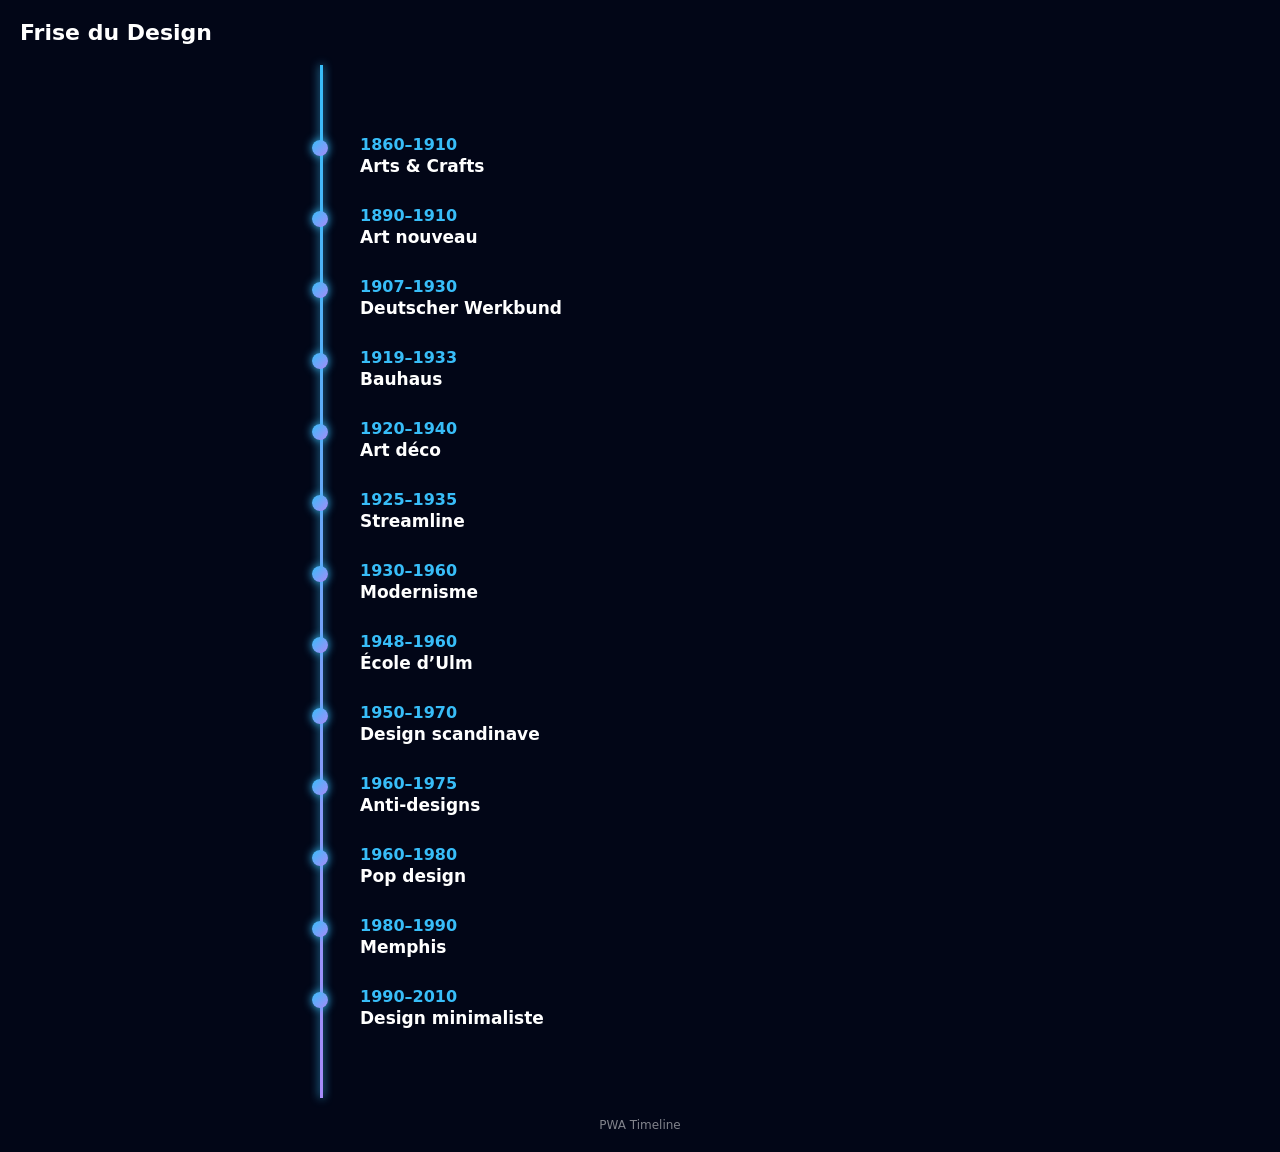
<file: index.html>
<!DOCTYPE html>
<html lang="fr">
<head>
    <meta charset="UTF-8">
    <meta name="viewport" content="width=device-width, initial-scale=1">
    <title>Timeline PWA</title>

    <link rel="manifest" href="manifest.json">
    <link rel="stylesheet" href="style.css">
    <meta name="theme-color" content="#020617" />

</head>
<body>

    <header>
        <h1>Frise du Design</h1>
    </header>

    <div class="timeline" id="timeline"></div>

    <footer>PWA Timeline</footer>

    <script src="index.js"></script>

</body>
</html>
</file>
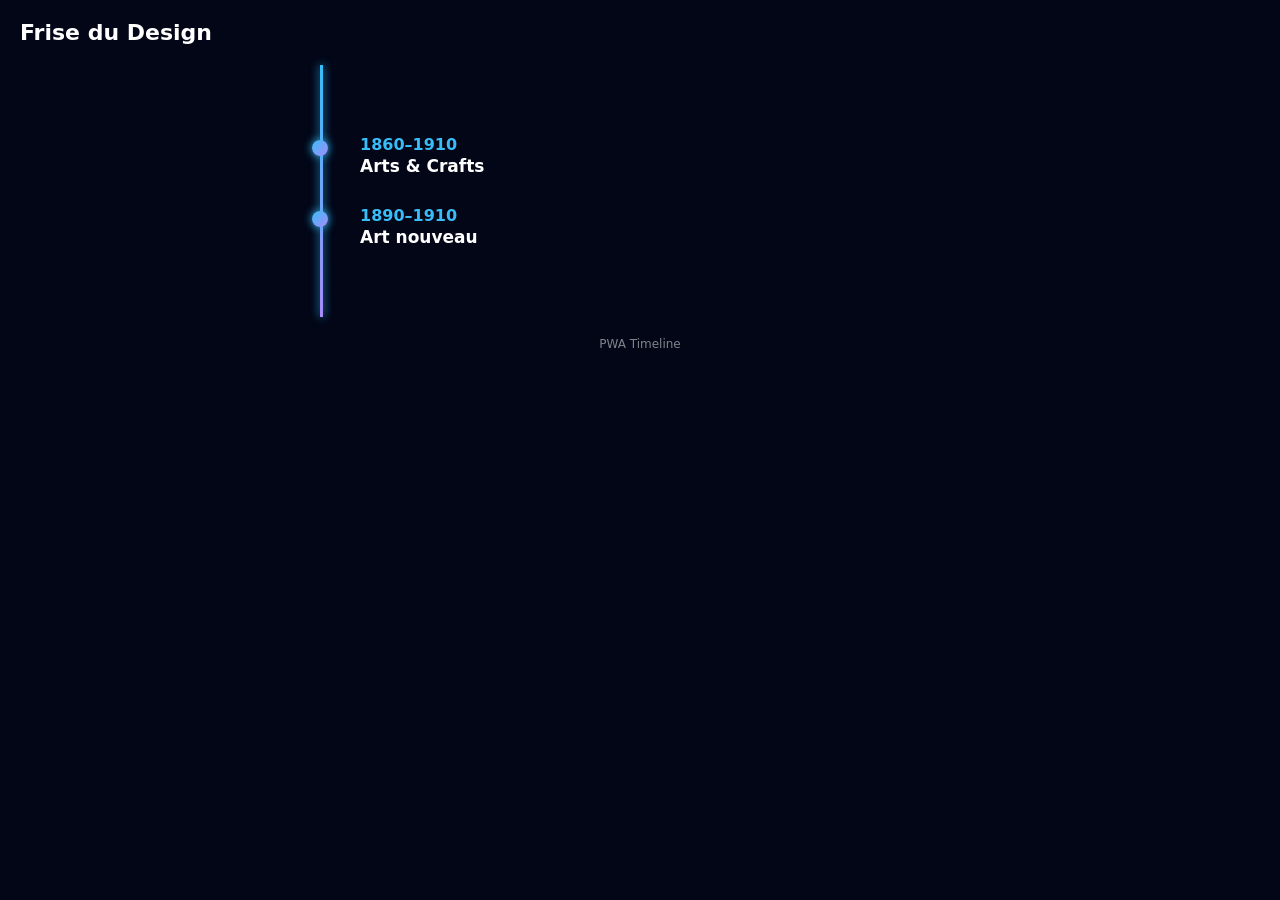
<file: Script/index.html>
<!DOCTYPE html>
<html lang="fr">
<head>
    <meta charset="UTF-8">
    <meta name="viewport" content="width=device-width, initial-scale=1">
    <title>Timeline PWA</title>

    <link rel="manifest" href="../manifest.json">
    <link rel="stylesheet" href="./style.css">
    <meta name="theme-color" content="#020617" />

</head>
<body>

    <header>
        <h1>Frise du Design</h1>
    </header>

    <div class="timeline" id="timeline"></div>

    <footer>PWA Timeline</footer>

    <script src="./index.js"></script>

</body>
</html>
</file>
<file: style.css>
*{
    box-sizing:border-box
}

body{
    margin:0;
    font-family:system-ui,-apple-system,Segoe UI,Roboto;
    background:#020617;
    color:white;
}

header{
    padding:20px
}
h1{
    margin:0;
    font-size:22px
}

.timeline{
    position:relative;
    max-width:700px;
    margin:auto;
    padding:40px 0;
}

.timeline::before{
    content:"";
    position:absolute;
    left:30px;
    top:0;
    bottom:0;
    width:3px;
    background:linear-gradient(#38bdf8,#a78bfa);
    box-shadow:0 0 10px #38bdf8;
}

.event{
    position:relative;
    margin:30px 0;
    padding-left:70px;
    cursor:pointer;
}

.node{
    position:absolute;
    left:22px;
    top:5px;
    width:16px;
    height:16px;
    border-radius:50%;
    background:linear-gradient(135deg,#38bdf8,#a78bfa);
    box-shadow:0 0 10px #38bdf8;
}

.period{
    font-weight:700;
    font-size:16px;
    color:#38bdf8;
}

.title{
    font-size:17px;
    margin-top:2px;
    font-weight:600;
}

.content{
    margin-top:12px;
    background:#1e293b;
    border-radius:14px;
    padding:18px;
    display:none;
    line-height:1.6;
    font-size:14px;
}

/* Styled content */
.content h3{
    margin:18px 0 8px 0;
    font-size:15px;
    color:#a78bfa;
}

.content p{
    margin:8px 0;
    opacity:.9;
}

.content ul{
    padding-left:18px;
    margin:8px 0;
}

.content li{
    margin:6px 0;
}

.content .block{
    margin-top:12px;
    padding-top:10px;
    border-top:1px solid rgba(255,255,255,0.08);
}

.event.open .content{
    display:block;
    animation:fade .25s ease;
}

@keyframes fade{
    from {
        opacity:0;
        transform:translateY(-5px)
    }
    to {
        opacity:1;
        transform:translateY(0)
    }
}

footer{
    text-align:center;
    padding:20px;
    font-size:12px;
    opacity:.5;
}
</file>
<file: Script/style.css>
*{
    box-sizing:border-box
}

body{
    margin:0;
    font-family:system-ui,-apple-system,Segoe UI,Roboto;
    background:#020617;
    color:white;
}

header{
    padding:20px
}
h1{
    margin:0;
    font-size:22px
}

.timeline{
    position:relative;
    max-width:700px;
    margin:auto;
    padding:40px 0;
}

.timeline::before{
    content:"";
    position:absolute;
    left:30px;
    top:0;
    bottom:0;
    width:3px;
    background:linear-gradient(#38bdf8,#a78bfa);
    box-shadow:0 0 10px #38bdf8;
}

.event{
    position:relative;
    margin:30px 0;
    padding-left:70px;
    cursor:pointer;
}

.node{
    position:absolute;
    left:22px;
    top:5px;
    width:16px;
    height:16px;
    border-radius:50%;
    background:linear-gradient(135deg,#38bdf8,#a78bfa);
    box-shadow:0 0 10px #38bdf8;
}

.period{
    font-weight:700;
    font-size:16px;
    color:#38bdf8;
}

.title{
    font-size:17px;
    margin-top:2px;
    font-weight:600;
}

.content{
    margin-top:12px;
    background:#1e293b;
    border-radius:14px;
    padding:18px;
    display:none;
    line-height:1.6;
    font-size:14px;
}

/* Styled content */
.content h3{
    margin:18px 0 8px 0;
    font-size:15px;
    color:#a78bfa;
}

.content p{
    margin:8px 0;
    opacity:.9;
}

.content ul{
    padding-left:18px;
    margin:8px 0;
}

.content li{
    margin:6px 0;
}

.content .block{
    margin-top:12px;
    padding-top:10px;
    border-top:1px solid rgba(255,255,255,0.08);
}

.event.open .content{
    display:block;
    animation:fade .25s ease;
}

@keyframes fade{
    from {
        opacity:0;
        transform:translateY(-5px)
    }
    to {
        opacity:1;
        transform:translateY(0)
    }
}

footer{
    text-align:center;
    padding:20px;
    font-size:12px;
    opacity:.5;
}
</file>
